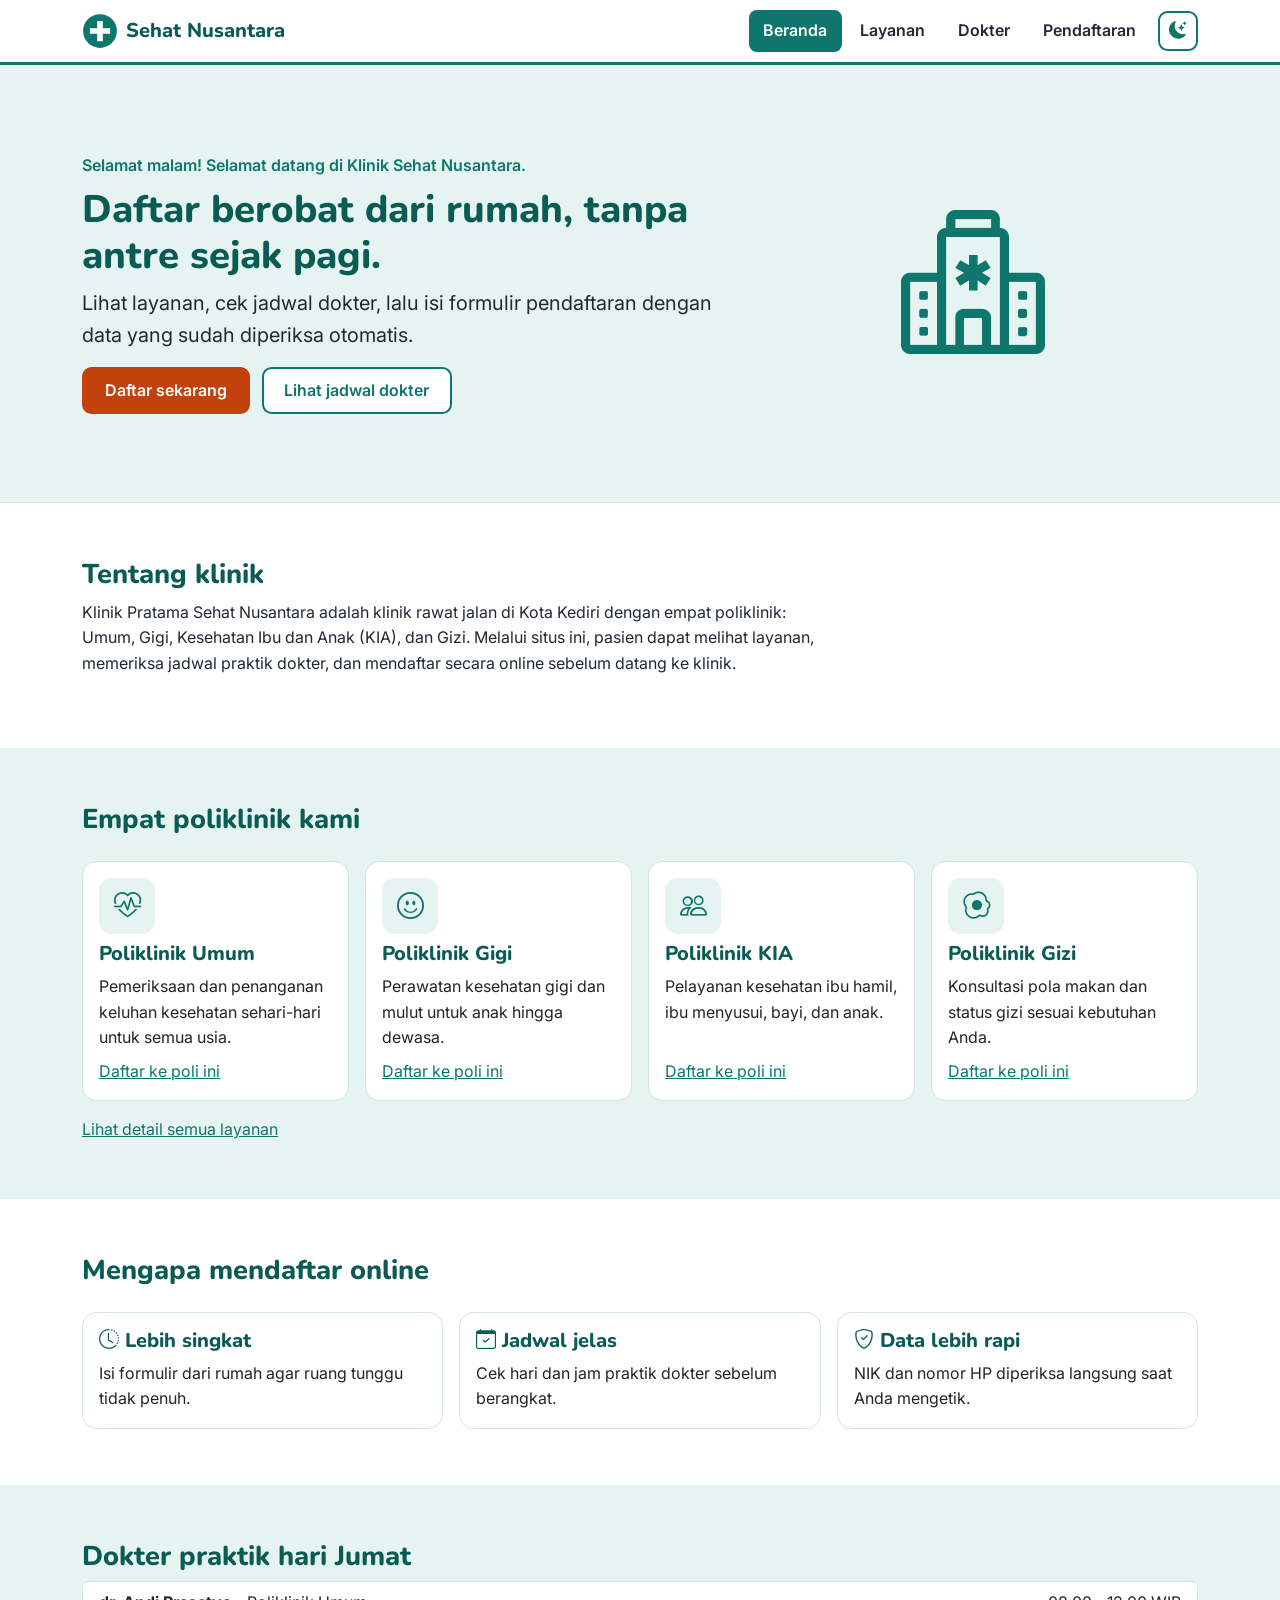
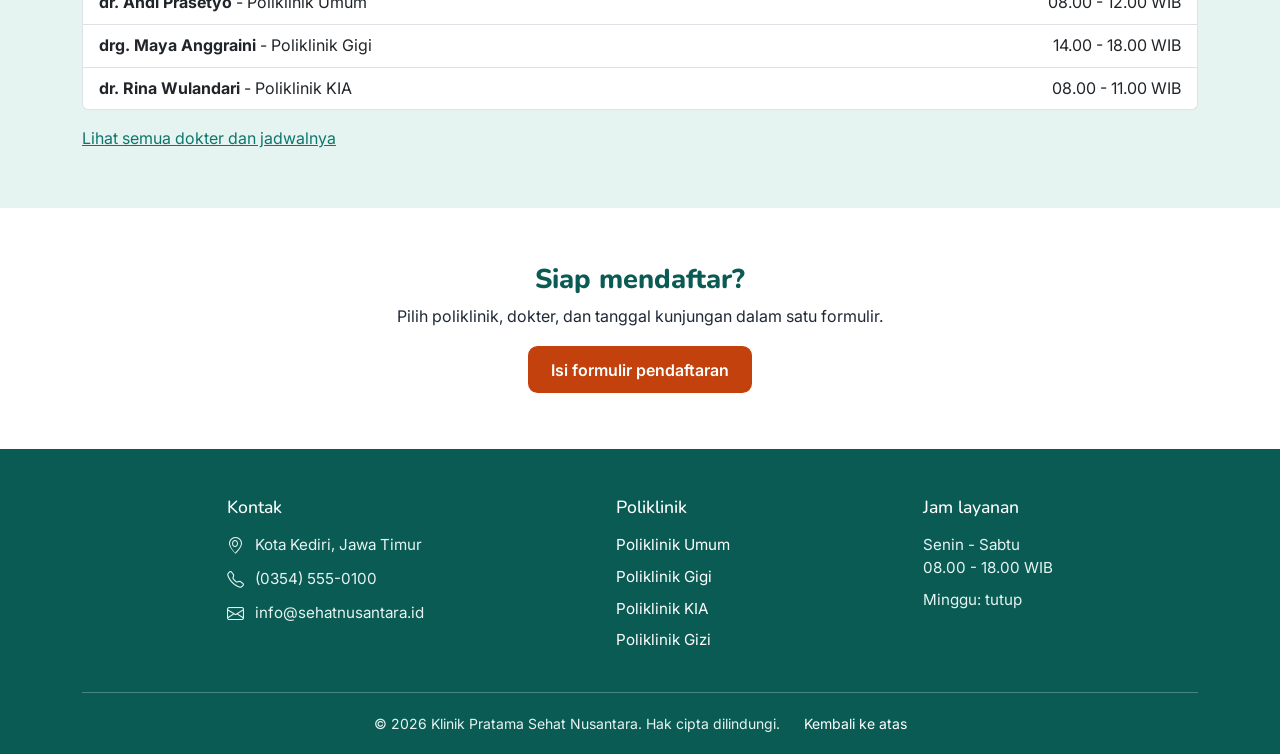
<file: index.html>
<!DOCTYPE html>
<html lang="id">
<head>
  <meta charset="UTF-8">
  <meta name="viewport" content="width=device-width, initial-scale=1">
  <script>/* Pasang tema tersimpan (atau preferensi sistem) sebelum halaman digambar, agar tidak berkedip. */
    try{var t=localStorage.getItem("tema");if(!t&&window.matchMedia("(prefers-color-scheme: dark)").matches)t="dark";if(t==="dark"||t==="light")document.documentElement.setAttribute("data-bs-theme",t)}catch(e){}
  </script>
  <title>Beranda | Klinik Pratama Sehat Nusantara</title>
  <meta name="description" content="Klinik Pratama Sehat Nusantara di Kota Kediri: lihat layanan poliklinik, jadwal dokter, dan daftar berobat secara online tanpa antre sejak pagi.">
  <link rel="icon" href="img/logo.svg" type="image/svg+xml">
  <meta property="og:type" content="website">
  <meta property="og:locale" content="id_ID">
  <meta property="og:title" content="Beranda | Klinik Pratama Sehat Nusantara">
  <meta property="og:description" content="Klinik Pratama Sehat Nusantara di Kota Kediri: lihat layanan poliklinik, jadwal dokter, dan daftar berobat secara online tanpa antre sejak pagi.">
  <!-- Bootstrap 5.3.3 dan Bootstrap Icons 1.11.3 lewat CDN (versi dikunci). Atribut integrity memastikan berkas
       tidak berubah di jalan; browser menolak berkas yang hash-nya tidak cocok. -->
  <link rel="preconnect" href="https://cdn.jsdelivr.net" crossorigin>
  <link rel="preconnect" href="https://fonts.googleapis.com">
  <link rel="preconnect" href="https://fonts.gstatic.com" crossorigin>
  <link href="https://cdn.jsdelivr.net/npm/bootstrap@5.3.3/dist/css/bootstrap.min.css" rel="stylesheet" integrity="sha384-QWTKZyjpPEjISv5WaRU9OFeRpok6YctnYmDr5pNlyT2bRjXh0JMhjY6hW+ALEwIH" crossorigin="anonymous">
  <link href="https://cdn.jsdelivr.net/npm/bootstrap-icons@1.11.3/font/bootstrap-icons.min.css" rel="stylesheet" integrity="sha384-XGjxtQfXaH2tnPFa9x+ruJTuLE3Aa6LhHSWRr1XeTyhezb4abCG4ccI5AkVDxqC+" crossorigin="anonymous">
  <link href="https://fonts.googleapis.com/css2?family=Inter:wght@400;600&family=Nunito:wght@800&display=swap" rel="stylesheet">
  <link rel="stylesheet" href="css/style.css">
</head>
<body>
<a class="visually-hidden-focusable skip-link" href="#konten-utama">Lewati ke konten utama</a>
<header id="header-situs">
  <nav class="navbar navbar-expand-lg" aria-label="Navigasi utama">
    <div class="container">
      <a class="navbar-brand d-flex align-items-center" href="index.html"><img src="img/logo.svg" alt="Logo Klinik Sehat Nusantara">Sehat Nusantara</a>
      <button type="button" class="btn-tema ms-auto ms-lg-2 me-2 me-lg-0 order-lg-last" id="tombolTema" aria-label="Mode gelap" aria-pressed="false" title="Ganti mode terang/gelap"><i class="bi bi-moon-stars-fill" aria-hidden="true"></i></button>
      <button class="navbar-toggler" type="button" data-bs-toggle="collapse" data-bs-target="#menuUtama" aria-controls="menuUtama" aria-expanded="false" aria-label="Buka menu">
        <span class="navbar-toggler-icon"></span>
      </button>
      <div class="collapse navbar-collapse" id="menuUtama">
        <ul class="navbar-nav ms-auto gap-lg-1">
          <li class="nav-item"><a class="nav-link active" aria-current="page" href="index.html">Beranda</a></li>
          <li class="nav-item"><a class="nav-link" href="layanan.html">Layanan</a></li>
          <li class="nav-item"><a class="nav-link" href="dokter.html">Dokter</a></li>
          <li class="nav-item"><a class="nav-link" href="pendaftaran.html">Pendaftaran</a></li>
        </ul>
      </div>
    </div>
  </nav>
</header>
<main id="konten-utama" tabindex="-1">
<section class="hero" aria-labelledby="judul-hero">
  <div class="container"><div class="row align-items-center">
    <div class="col-lg-7">
      <p class="sapaan mb-2" id="sapaan">Selamat datang di Klinik Sehat Nusantara.</p>
      <h1 id="judul-hero">Daftar berobat dari rumah, tanpa antre sejak pagi.</h1>
      <p class="fs-5">Lihat layanan, cek jadwal dokter, lalu isi formulir pendaftaran dengan data yang sudah diperiksa otomatis.</p>
      <div class="baris-tombol">
        <a href="pendaftaran.html" class="btn btn-aksen">Daftar sekarang</a>
        <a href="dokter.html" class="btn btn-garis">Lihat jadwal dokter</a>
      </div>
    </div>
    <div class="col-lg-5 text-center"><i class="bi bi-hospital hero-ikon" aria-hidden="true"></i></div>
  </div></div>
</section>
<section class="bagian" aria-labelledby="judul-tentang">
  <div class="container">
    <h2 id="judul-tentang">Tentang klinik</h2>
    <p class="col-lg-8 px-0">Klinik Pratama Sehat Nusantara adalah klinik rawat jalan di Kota Kediri dengan empat poliklinik: Umum, Gigi, Kesehatan Ibu dan Anak (KIA), dan Gizi. Melalui situs ini, pasien dapat melihat layanan, memeriksa jadwal praktik dokter, dan mendaftar secara online sebelum datang ke klinik.</p>
  </div>
</section>
<section class="bagian bagian-warna" aria-labelledby="judul-poli">
  <div class="container">
    <h2 id="judul-poli" class="mb-4">Empat poliklinik kami</h2>
    <div class="row g-3">
      <div class="col-sm-6 col-lg-3"><article class="card"><div class="card-body d-flex flex-column">
        <div class="ikon-poli mb-2"><i class="bi bi-heart-pulse" aria-hidden="true"></i></div>
        <h3 class="card-title">Poliklinik Umum</h3><p class="card-text mb-2">Pemeriksaan dan penanganan keluhan kesehatan sehari-hari untuk semua usia.</p>
        <a href="pendaftaran.html?poli=UMUM" class="card-link mt-auto align-self-start">Daftar ke poli ini</a>
      </div></article></div>
      <div class="col-sm-6 col-lg-3"><article class="card"><div class="card-body d-flex flex-column">
        <div class="ikon-poli mb-2"><i class="bi bi-emoji-smile" aria-hidden="true"></i></div>
        <h3 class="card-title">Poliklinik Gigi</h3><p class="card-text mb-2">Perawatan kesehatan gigi dan mulut untuk anak hingga dewasa.</p>
        <a href="pendaftaran.html?poli=GIGI" class="card-link mt-auto align-self-start">Daftar ke poli ini</a>
      </div></article></div>
      <div class="col-sm-6 col-lg-3"><article class="card"><div class="card-body d-flex flex-column">
        <div class="ikon-poli mb-2"><i class="bi bi-people" aria-hidden="true"></i></div>
        <h3 class="card-title">Poliklinik KIA</h3><p class="card-text mb-2">Pelayanan kesehatan ibu hamil, ibu menyusui, bayi, dan anak.</p>
        <a href="pendaftaran.html?poli=KIA" class="card-link mt-auto align-self-start">Daftar ke poli ini</a>
      </div></article></div>
      <div class="col-sm-6 col-lg-3"><article class="card"><div class="card-body d-flex flex-column">
        <div class="ikon-poli mb-2"><i class="bi bi-egg-fried" aria-hidden="true"></i></div>
        <h3 class="card-title">Poliklinik Gizi</h3><p class="card-text mb-2">Konsultasi pola makan dan status gizi sesuai kebutuhan Anda.</p>
        <a href="pendaftaran.html?poli=GIZI" class="card-link mt-auto align-self-start">Daftar ke poli ini</a>
      </div></article></div>
    </div>
    <p class="mt-3 mb-0"><a href="layanan.html">Lihat detail semua layanan</a></p>
  </div>
</section>
<section class="bagian" aria-labelledby="judul-unggul">
  <div class="container">
    <h2 id="judul-unggul" class="mb-4">Mengapa mendaftar online</h2>
    <div class="row g-3">
      <div class="col-md-4"><div class="card"><div class="card-body"><h3 class="card-title"><i class="bi bi-clock-history" aria-hidden="true"></i> Lebih singkat</h3><p class="card-text">Isi formulir dari rumah agar ruang tunggu tidak penuh.</p></div></div></div>
      <div class="col-md-4"><div class="card"><div class="card-body"><h3 class="card-title"><i class="bi bi-calendar-check" aria-hidden="true"></i> Jadwal jelas</h3><p class="card-text">Cek hari dan jam praktik dokter sebelum berangkat.</p></div></div></div>
      <div class="col-md-4"><div class="card"><div class="card-body"><h3 class="card-title"><i class="bi bi-shield-check" aria-hidden="true"></i> Data lebih rapi</h3><p class="card-text">NIK dan nomor HP diperiksa langsung saat Anda mengetik.</p></div></div></div>
    </div>
  </div>
</section>
<section class="bagian bagian-warna" aria-labelledby="judul-hariini">
  <div class="container">
    <h2 id="judul-hariini">Dokter praktik hari <span id="labelHari"></span></h2>
    <ul class="list-group mb-3" id="dokterHariIni"></ul>
    <a href="dokter.html">Lihat semua dokter dan jadwalnya</a>
  </div>
</section>
<section class="bagian text-center" aria-labelledby="judul-cta">
  <div class="container">
    <h2 id="judul-cta">Siap mendaftar?</h2>
    <p>Pilih poliklinik, dokter, dan tanggal kunjungan dalam satu formulir.</p>
    <a href="pendaftaran.html" class="btn btn-aksen">Isi formulir pendaftaran</a>
  </div>
</section>
</main>
<footer id="footer-situs">
  <div class="container">
    <div class="row g-4 g-lg-5 justify-content-md-evenly">
      <div class="col-12 col-md-auto">
        <h2 class="h5">Kontak</h2>
        <address class="mb-0">
          <ul class="list-unstyled mb-0 daftar-footer kontak-footer">
            <li><i class="bi bi-geo-alt" aria-hidden="true"></i><span>Kota Kediri, Jawa Timur</span></li>
            <li><i class="bi bi-telephone" aria-hidden="true"></i><span>(0354) 555-0100</span></li>
            <li><i class="bi bi-envelope" aria-hidden="true"></i><span>info@sehatnusantara.id</span></li>
          </ul>
        </address>
      </div>
      <nav class="col-6 col-md-auto" aria-label="Poliklinik">
        <h2 class="h5">Poliklinik</h2>
        <ul class="list-unstyled mb-0 daftar-footer">
          <li><a href="layanan.html#poli-umum">Poliklinik Umum</a></li>
          <li><a href="layanan.html#poli-gigi">Poliklinik Gigi</a></li>
          <li><a href="layanan.html#poli-kia">Poliklinik KIA</a></li>
          <li><a href="layanan.html#poli-gizi">Poliklinik Gizi</a></li>
        </ul>
      </nav>
      <div class="col-6 col-md-auto">
        <h2 class="h5">Jam layanan</h2>
        <ul class="list-unstyled mb-0 daftar-footer">
          <li>Senin - Sabtu<br>08.00 - 18.00 WIB</li>
          <li>Minggu: tutup</li>
        </ul>
      </div>
    </div>
    <div class="hak-cipta d-flex flex-wrap align-items-center justify-content-center text-center column-gap-4 row-gap-1">
      <p class="mb-0">&copy; 2026 Klinik Pratama Sehat Nusantara. Hak cipta dilindungi.</p>
      <a href="#header-situs">Kembali ke atas</a>
    </div>
  </div>
</footer>
<script src="https://cdn.jsdelivr.net/npm/bootstrap@5.3.3/dist/js/bootstrap.bundle.min.js" integrity="sha384-YvpcrYf0tY3lHB60NNkmXc5s9fDVZLESaAA55NDzOxhy9GkcIdslK1eN7N6jIeHz" crossorigin="anonymous"></script>
<script src="js/script.js"></script>
</body>
</html>
</file>
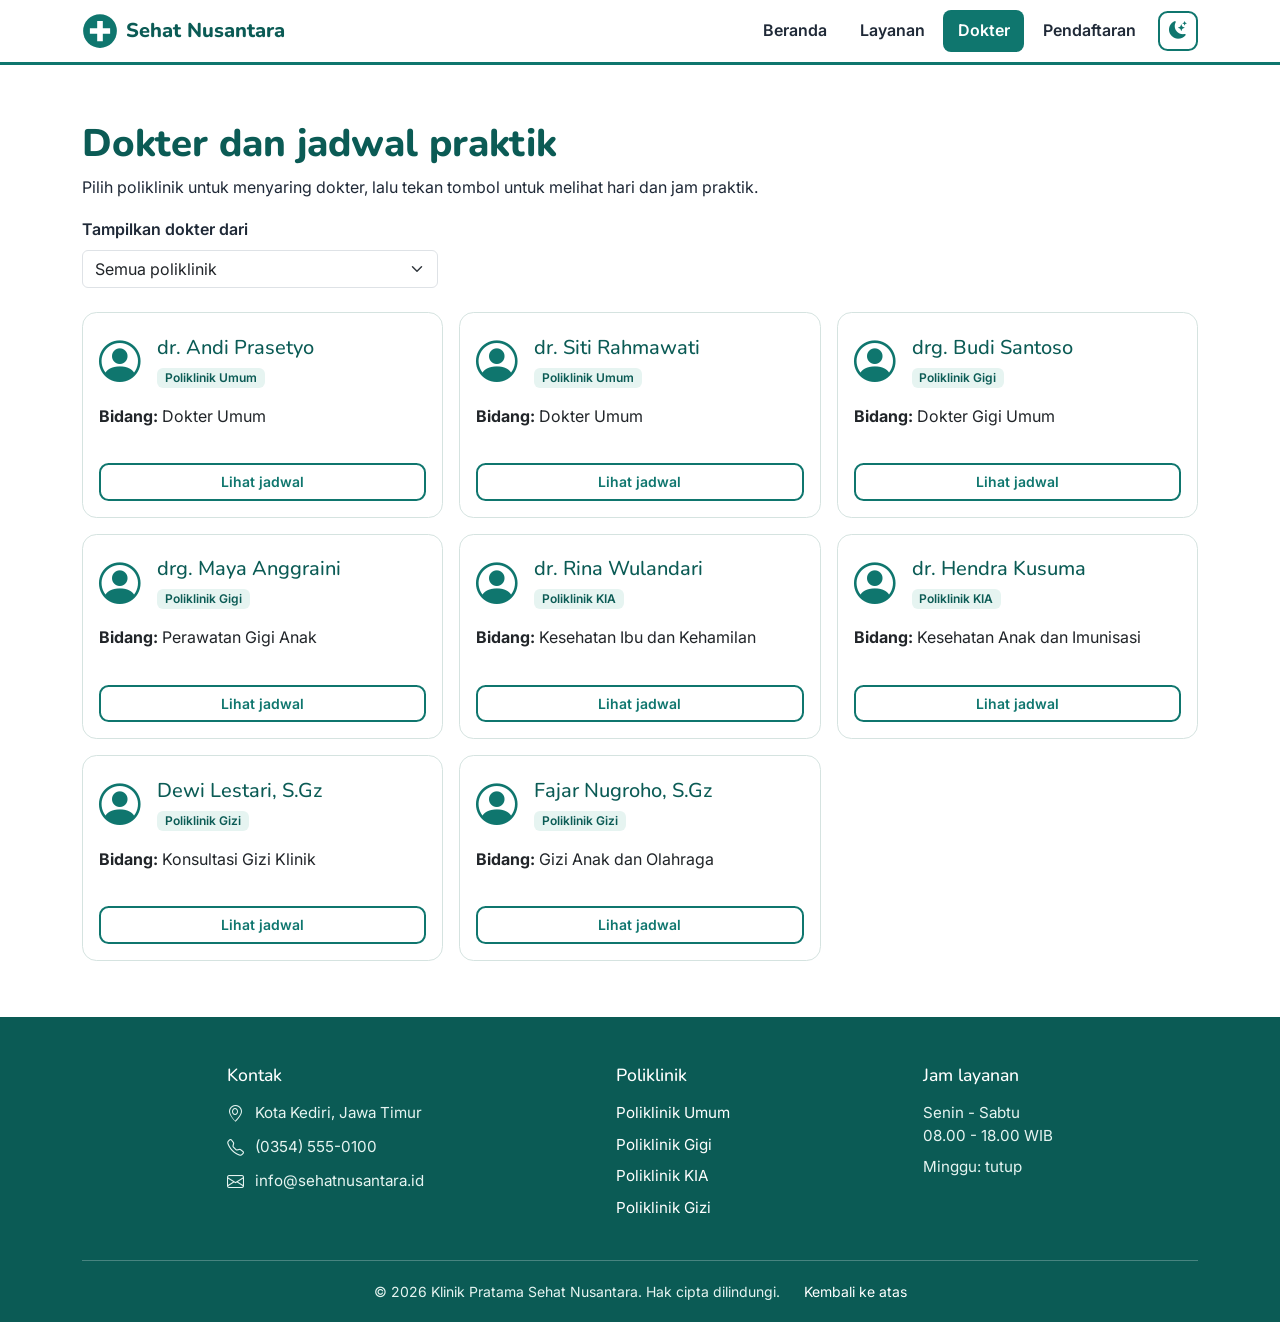
<file: dokter.html>
<!DOCTYPE html>
<html lang="id">
<head>
  <meta charset="UTF-8">
  <meta name="viewport" content="width=device-width, initial-scale=1">
  <script>/* Pasang tema tersimpan (atau preferensi sistem) sebelum halaman digambar, agar tidak berkedip. */
    try{var t=localStorage.getItem("tema");if(!t&&window.matchMedia("(prefers-color-scheme: dark)").matches)t="dark";if(t==="dark"||t==="light")document.documentElement.setAttribute("data-bs-theme",t)}catch(e){}
  </script>
  <title>Dokter | Klinik Pratama Sehat Nusantara</title>
  <meta name="description" content="Jadwal praktik dokter Klinik Pratama Sehat Nusantara, dapat disaring berdasarkan poliklinik.">
  <link rel="icon" href="img/logo.svg" type="image/svg+xml">
  <meta property="og:type" content="website">
  <meta property="og:locale" content="id_ID">
  <meta property="og:title" content="Dokter | Klinik Pratama Sehat Nusantara">
  <meta property="og:description" content="Jadwal praktik dokter Klinik Pratama Sehat Nusantara, dapat disaring berdasarkan poliklinik.">
  <!-- Bootstrap 5.3.3 dan Bootstrap Icons 1.11.3 lewat CDN (versi dikunci). Atribut integrity memastikan berkas
       tidak berubah di jalan; browser menolak berkas yang hash-nya tidak cocok. -->
  <link rel="preconnect" href="https://cdn.jsdelivr.net" crossorigin>
  <link rel="preconnect" href="https://fonts.googleapis.com">
  <link rel="preconnect" href="https://fonts.gstatic.com" crossorigin>
  <link href="https://cdn.jsdelivr.net/npm/bootstrap@5.3.3/dist/css/bootstrap.min.css" rel="stylesheet" integrity="sha384-QWTKZyjpPEjISv5WaRU9OFeRpok6YctnYmDr5pNlyT2bRjXh0JMhjY6hW+ALEwIH" crossorigin="anonymous">
  <link href="https://cdn.jsdelivr.net/npm/bootstrap-icons@1.11.3/font/bootstrap-icons.min.css" rel="stylesheet" integrity="sha384-XGjxtQfXaH2tnPFa9x+ruJTuLE3Aa6LhHSWRr1XeTyhezb4abCG4ccI5AkVDxqC+" crossorigin="anonymous">
  <link href="https://fonts.googleapis.com/css2?family=Inter:wght@400;600&family=Nunito:wght@800&display=swap" rel="stylesheet">
  <link rel="stylesheet" href="css/style.css">
</head>
<body>
<a class="visually-hidden-focusable skip-link" href="#konten-utama">Lewati ke konten utama</a>
<header id="header-situs">
  <nav class="navbar navbar-expand-lg" aria-label="Navigasi utama">
    <div class="container">
      <a class="navbar-brand d-flex align-items-center" href="index.html"><img src="img/logo.svg" alt="Logo Klinik Sehat Nusantara">Sehat Nusantara</a>
      <button type="button" class="btn-tema ms-auto ms-lg-2 me-2 me-lg-0 order-lg-last" id="tombolTema" aria-label="Mode gelap" aria-pressed="false" title="Ganti mode terang/gelap"><i class="bi bi-moon-stars-fill" aria-hidden="true"></i></button>
      <button class="navbar-toggler" type="button" data-bs-toggle="collapse" data-bs-target="#menuUtama" aria-controls="menuUtama" aria-expanded="false" aria-label="Buka menu">
        <span class="navbar-toggler-icon"></span>
      </button>
      <div class="collapse navbar-collapse" id="menuUtama">
        <ul class="navbar-nav ms-auto gap-lg-1">
          <li class="nav-item"><a class="nav-link" href="index.html">Beranda</a></li>
          <li class="nav-item"><a class="nav-link" href="layanan.html">Layanan</a></li>
          <li class="nav-item"><a class="nav-link active" aria-current="page" href="dokter.html">Dokter</a></li>
          <li class="nav-item"><a class="nav-link" href="pendaftaran.html">Pendaftaran</a></li>
        </ul>
      </div>
    </div>
  </nav>
</header>
<main id="konten-utama" tabindex="-1">
<section class="bagian"><div class="container">
  <h1>Dokter dan jadwal praktik</h1>
  <p class="col-lg-8 px-0">Pilih poliklinik untuk menyaring dokter, lalu tekan tombol untuk melihat hari dan jam praktik.</p>
  <div class="row mb-4"><div class="col-md-5 col-lg-4">
    <label for="filterPoli" class="form-label">Tampilkan dokter dari</label>
    <select id="filterPoli" class="form-select"></select>
  </div></div>
  <div class="row g-3" id="daftarDokter" aria-live="polite"></div>
</div></section>
</main>
<footer id="footer-situs">
  <div class="container">
    <div class="row g-4 g-lg-5 justify-content-md-evenly">
      <div class="col-12 col-md-auto">
        <h2 class="h5">Kontak</h2>
        <address class="mb-0">
          <ul class="list-unstyled mb-0 daftar-footer kontak-footer">
            <li><i class="bi bi-geo-alt" aria-hidden="true"></i><span>Kota Kediri, Jawa Timur</span></li>
            <li><i class="bi bi-telephone" aria-hidden="true"></i><span>(0354) 555-0100</span></li>
            <li><i class="bi bi-envelope" aria-hidden="true"></i><span>info@sehatnusantara.id</span></li>
          </ul>
        </address>
      </div>
      <nav class="col-6 col-md-auto" aria-label="Poliklinik">
        <h2 class="h5">Poliklinik</h2>
        <ul class="list-unstyled mb-0 daftar-footer">
          <li><a href="layanan.html#poli-umum">Poliklinik Umum</a></li>
          <li><a href="layanan.html#poli-gigi">Poliklinik Gigi</a></li>
          <li><a href="layanan.html#poli-kia">Poliklinik KIA</a></li>
          <li><a href="layanan.html#poli-gizi">Poliklinik Gizi</a></li>
        </ul>
      </nav>
      <div class="col-6 col-md-auto">
        <h2 class="h5">Jam layanan</h2>
        <ul class="list-unstyled mb-0 daftar-footer">
          <li>Senin - Sabtu<br>08.00 - 18.00 WIB</li>
          <li>Minggu: tutup</li>
        </ul>
      </div>
    </div>
    <div class="hak-cipta d-flex flex-wrap align-items-center justify-content-center text-center column-gap-4 row-gap-1">
      <p class="mb-0">&copy; 2026 Klinik Pratama Sehat Nusantara. Hak cipta dilindungi.</p>
      <a href="#header-situs">Kembali ke atas</a>
    </div>
  </div>
</footer>
<script src="https://cdn.jsdelivr.net/npm/bootstrap@5.3.3/dist/js/bootstrap.bundle.min.js" integrity="sha384-YvpcrYf0tY3lHB60NNkmXc5s9fDVZLESaAA55NDzOxhy9GkcIdslK1eN7N6jIeHz" crossorigin="anonymous"></script>
<script src="js/script.js"></script>
</body>
</html>
</file>
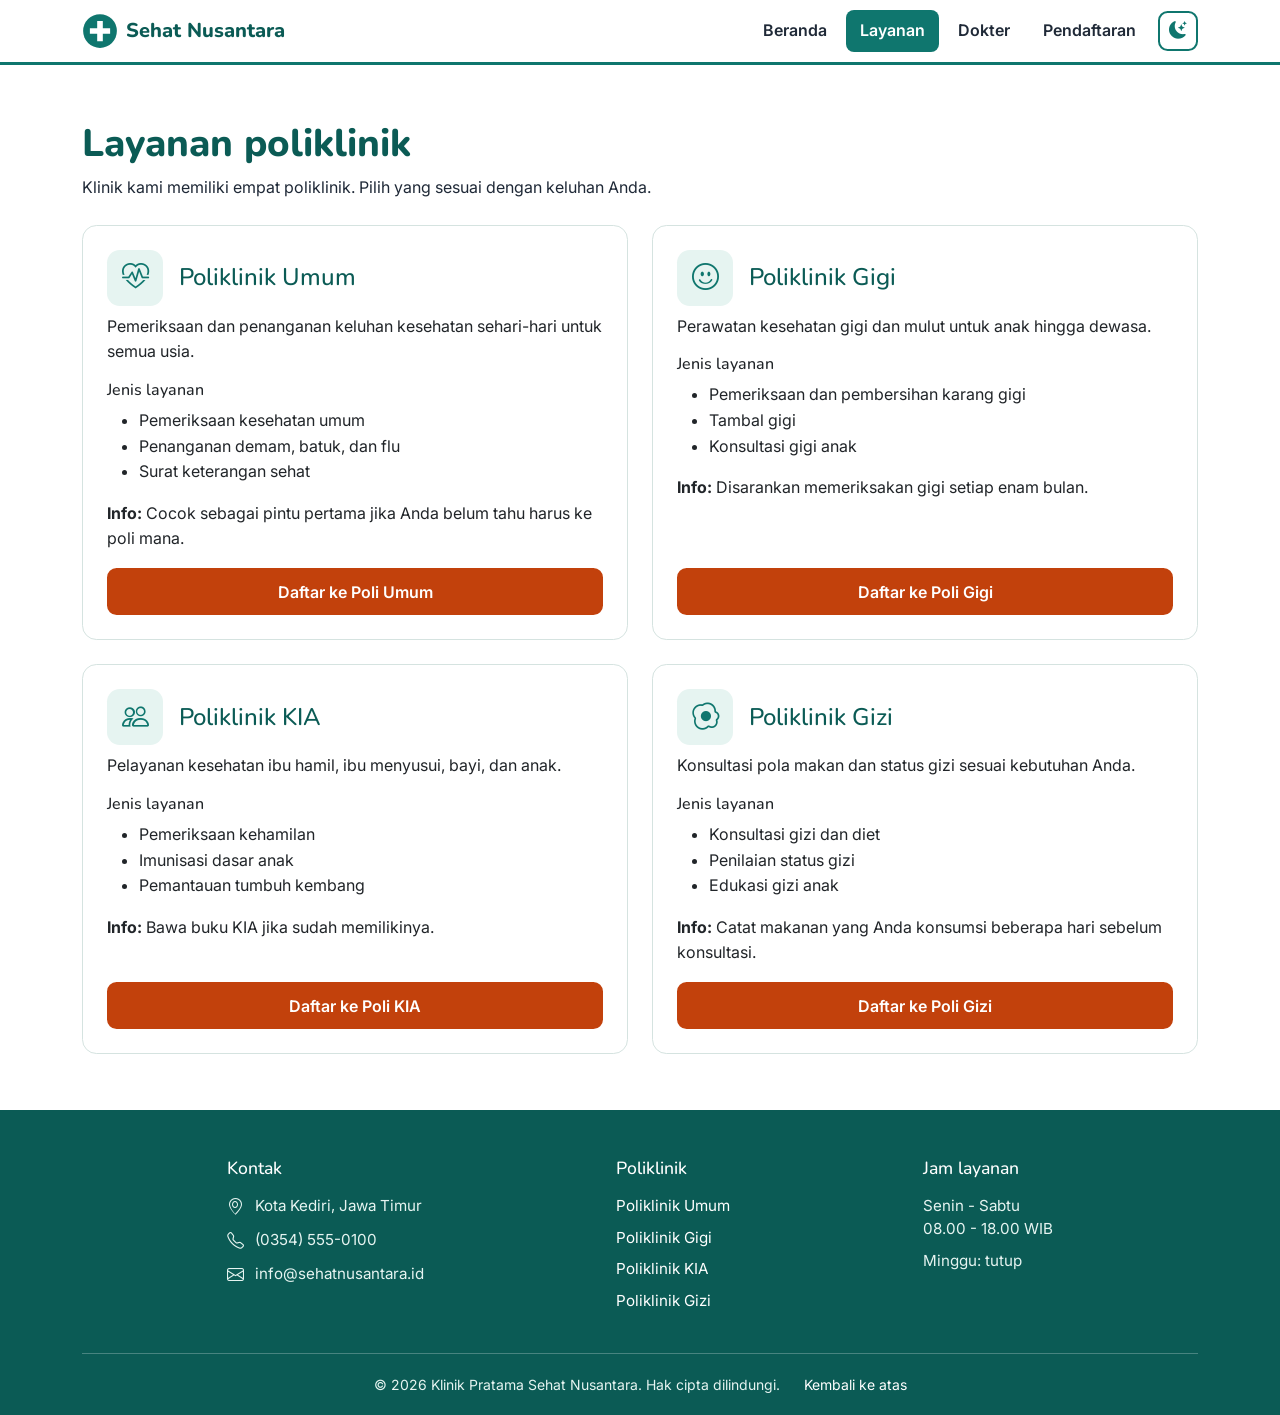
<file: layanan.html>
<!DOCTYPE html>
<html lang="id">
<head>
  <meta charset="UTF-8">
  <meta name="viewport" content="width=device-width, initial-scale=1">
  <script>/* Pasang tema tersimpan (atau preferensi sistem) sebelum halaman digambar, agar tidak berkedip. */
    try{var t=localStorage.getItem("tema");if(!t&&window.matchMedia("(prefers-color-scheme: dark)").matches)t="dark";if(t==="dark"||t==="light")document.documentElement.setAttribute("data-bs-theme",t)}catch(e){}
  </script>
  <title>Layanan | Klinik Pratama Sehat Nusantara</title>
  <meta name="description" content="Layanan empat poliklinik Klinik Pratama Sehat Nusantara: Umum, Gigi, Kesehatan Ibu dan Anak (KIA), dan Gizi.">
  <link rel="icon" href="img/logo.svg" type="image/svg+xml">
  <meta property="og:type" content="website">
  <meta property="og:locale" content="id_ID">
  <meta property="og:title" content="Layanan | Klinik Pratama Sehat Nusantara">
  <meta property="og:description" content="Layanan empat poliklinik Klinik Pratama Sehat Nusantara: Umum, Gigi, Kesehatan Ibu dan Anak (KIA), dan Gizi.">
  <!-- Bootstrap 5.3.3 dan Bootstrap Icons 1.11.3 lewat CDN (versi dikunci). Atribut integrity memastikan berkas
       tidak berubah di jalan; browser menolak berkas yang hash-nya tidak cocok. -->
  <link rel="preconnect" href="https://cdn.jsdelivr.net" crossorigin>
  <link rel="preconnect" href="https://fonts.googleapis.com">
  <link rel="preconnect" href="https://fonts.gstatic.com" crossorigin>
  <link href="https://cdn.jsdelivr.net/npm/bootstrap@5.3.3/dist/css/bootstrap.min.css" rel="stylesheet" integrity="sha384-QWTKZyjpPEjISv5WaRU9OFeRpok6YctnYmDr5pNlyT2bRjXh0JMhjY6hW+ALEwIH" crossorigin="anonymous">
  <link href="https://cdn.jsdelivr.net/npm/bootstrap-icons@1.11.3/font/bootstrap-icons.min.css" rel="stylesheet" integrity="sha384-XGjxtQfXaH2tnPFa9x+ruJTuLE3Aa6LhHSWRr1XeTyhezb4abCG4ccI5AkVDxqC+" crossorigin="anonymous">
  <link href="https://fonts.googleapis.com/css2?family=Inter:wght@400;600&family=Nunito:wght@800&display=swap" rel="stylesheet">
  <link rel="stylesheet" href="css/style.css">
</head>
<body>
<a class="visually-hidden-focusable skip-link" href="#konten-utama">Lewati ke konten utama</a>
<header id="header-situs">
  <nav class="navbar navbar-expand-lg" aria-label="Navigasi utama">
    <div class="container">
      <a class="navbar-brand d-flex align-items-center" href="index.html"><img src="img/logo.svg" alt="Logo Klinik Sehat Nusantara">Sehat Nusantara</a>
      <button type="button" class="btn-tema ms-auto ms-lg-2 me-2 me-lg-0 order-lg-last" id="tombolTema" aria-label="Mode gelap" aria-pressed="false" title="Ganti mode terang/gelap"><i class="bi bi-moon-stars-fill" aria-hidden="true"></i></button>
      <button class="navbar-toggler" type="button" data-bs-toggle="collapse" data-bs-target="#menuUtama" aria-controls="menuUtama" aria-expanded="false" aria-label="Buka menu">
        <span class="navbar-toggler-icon"></span>
      </button>
      <div class="collapse navbar-collapse" id="menuUtama">
        <ul class="navbar-nav ms-auto gap-lg-1">
          <li class="nav-item"><a class="nav-link" href="index.html">Beranda</a></li>
          <li class="nav-item"><a class="nav-link active" aria-current="page" href="layanan.html">Layanan</a></li>
          <li class="nav-item"><a class="nav-link" href="dokter.html">Dokter</a></li>
          <li class="nav-item"><a class="nav-link" href="pendaftaran.html">Pendaftaran</a></li>
        </ul>
      </div>
    </div>
  </nav>
</header>
<main id="konten-utama" tabindex="-1">
<section class="bagian"><div class="container">
  <h1>Layanan poliklinik</h1>
  <p class="mb-4 col-lg-8 px-0">Klinik kami memiliki empat poliklinik. Pilih yang sesuai dengan keluhan Anda.</p>
  <div class="row g-4">
    <div class="col-md-6"><article class="card" id="poli-umum"><div class="card-body d-flex flex-column p-4">
      <div class="d-flex align-items-center gap-3 mb-2"><div class="ikon-poli"><i class="bi bi-heart-pulse" aria-hidden="true"></i></div><h2 class="card-title h4 mb-0">Poliklinik Umum</h2></div>
      <p class="card-text">Pemeriksaan dan penanganan keluhan kesehatan sehari-hari untuk semua usia.</p>
      <h3 class="h6">Jenis layanan</h3><ul><li>Pemeriksaan kesehatan umum</li><li>Penanganan demam, batuk, dan flu</li><li>Surat keterangan sehat</li></ul>
      <p class="card-text mb-3"><strong>Info:</strong> Cocok sebagai pintu pertama jika Anda belum tahu harus ke poli mana.</p>
      <a href="pendaftaran.html?poli=UMUM" class="btn btn-aksen mt-auto">Daftar ke Poli Umum</a>
    </div></article></div>
    <div class="col-md-6"><article class="card" id="poli-gigi"><div class="card-body d-flex flex-column p-4">
      <div class="d-flex align-items-center gap-3 mb-2"><div class="ikon-poli"><i class="bi bi-emoji-smile" aria-hidden="true"></i></div><h2 class="card-title h4 mb-0">Poliklinik Gigi</h2></div>
      <p class="card-text">Perawatan kesehatan gigi dan mulut untuk anak hingga dewasa.</p>
      <h3 class="h6">Jenis layanan</h3><ul><li>Pemeriksaan dan pembersihan karang gigi</li><li>Tambal gigi</li><li>Konsultasi gigi anak</li></ul>
      <p class="card-text mb-3"><strong>Info:</strong> Disarankan memeriksakan gigi setiap enam bulan.</p>
      <a href="pendaftaran.html?poli=GIGI" class="btn btn-aksen mt-auto">Daftar ke Poli Gigi</a>
    </div></article></div>
    <div class="col-md-6"><article class="card" id="poli-kia"><div class="card-body d-flex flex-column p-4">
      <div class="d-flex align-items-center gap-3 mb-2"><div class="ikon-poli"><i class="bi bi-people" aria-hidden="true"></i></div><h2 class="card-title h4 mb-0">Poliklinik KIA</h2></div>
      <p class="card-text">Pelayanan kesehatan ibu hamil, ibu menyusui, bayi, dan anak.</p>
      <h3 class="h6">Jenis layanan</h3><ul><li>Pemeriksaan kehamilan</li><li>Imunisasi dasar anak</li><li>Pemantauan tumbuh kembang</li></ul>
      <p class="card-text mb-3"><strong>Info:</strong> Bawa buku KIA jika sudah memilikinya.</p>
      <a href="pendaftaran.html?poli=KIA" class="btn btn-aksen mt-auto">Daftar ke Poli KIA</a>
    </div></article></div>
    <div class="col-md-6"><article class="card" id="poli-gizi"><div class="card-body d-flex flex-column p-4">
      <div class="d-flex align-items-center gap-3 mb-2"><div class="ikon-poli"><i class="bi bi-egg-fried" aria-hidden="true"></i></div><h2 class="card-title h4 mb-0">Poliklinik Gizi</h2></div>
      <p class="card-text">Konsultasi pola makan dan status gizi sesuai kebutuhan Anda.</p>
      <h3 class="h6">Jenis layanan</h3><ul><li>Konsultasi gizi dan diet</li><li>Penilaian status gizi</li><li>Edukasi gizi anak</li></ul>
      <p class="card-text mb-3"><strong>Info:</strong> Catat makanan yang Anda konsumsi beberapa hari sebelum konsultasi.</p>
      <a href="pendaftaran.html?poli=GIZI" class="btn btn-aksen mt-auto">Daftar ke Poli Gizi</a>
    </div></article></div>
  </div>
</div></section>
</main>
<footer id="footer-situs">
  <div class="container">
    <div class="row g-4 g-lg-5 justify-content-md-evenly">
      <div class="col-12 col-md-auto">
        <h2 class="h5">Kontak</h2>
        <address class="mb-0">
          <ul class="list-unstyled mb-0 daftar-footer kontak-footer">
            <li><i class="bi bi-geo-alt" aria-hidden="true"></i><span>Kota Kediri, Jawa Timur</span></li>
            <li><i class="bi bi-telephone" aria-hidden="true"></i><span>(0354) 555-0100</span></li>
            <li><i class="bi bi-envelope" aria-hidden="true"></i><span>info@sehatnusantara.id</span></li>
          </ul>
        </address>
      </div>
      <nav class="col-6 col-md-auto" aria-label="Poliklinik">
        <h2 class="h5">Poliklinik</h2>
        <ul class="list-unstyled mb-0 daftar-footer">
          <li><a href="layanan.html#poli-umum">Poliklinik Umum</a></li>
          <li><a href="layanan.html#poli-gigi">Poliklinik Gigi</a></li>
          <li><a href="layanan.html#poli-kia">Poliklinik KIA</a></li>
          <li><a href="layanan.html#poli-gizi">Poliklinik Gizi</a></li>
        </ul>
      </nav>
      <div class="col-6 col-md-auto">
        <h2 class="h5">Jam layanan</h2>
        <ul class="list-unstyled mb-0 daftar-footer">
          <li>Senin - Sabtu<br>08.00 - 18.00 WIB</li>
          <li>Minggu: tutup</li>
        </ul>
      </div>
    </div>
    <div class="hak-cipta d-flex flex-wrap align-items-center justify-content-center text-center column-gap-4 row-gap-1">
      <p class="mb-0">&copy; 2026 Klinik Pratama Sehat Nusantara. Hak cipta dilindungi.</p>
      <a href="#header-situs">Kembali ke atas</a>
    </div>
  </div>
</footer>
<script src="https://cdn.jsdelivr.net/npm/bootstrap@5.3.3/dist/js/bootstrap.bundle.min.js" integrity="sha384-YvpcrYf0tY3lHB60NNkmXc5s9fDVZLESaAA55NDzOxhy9GkcIdslK1eN7N6jIeHz" crossorigin="anonymous"></script>
<script src="js/script.js"></script>
</body>
</html>
</file>
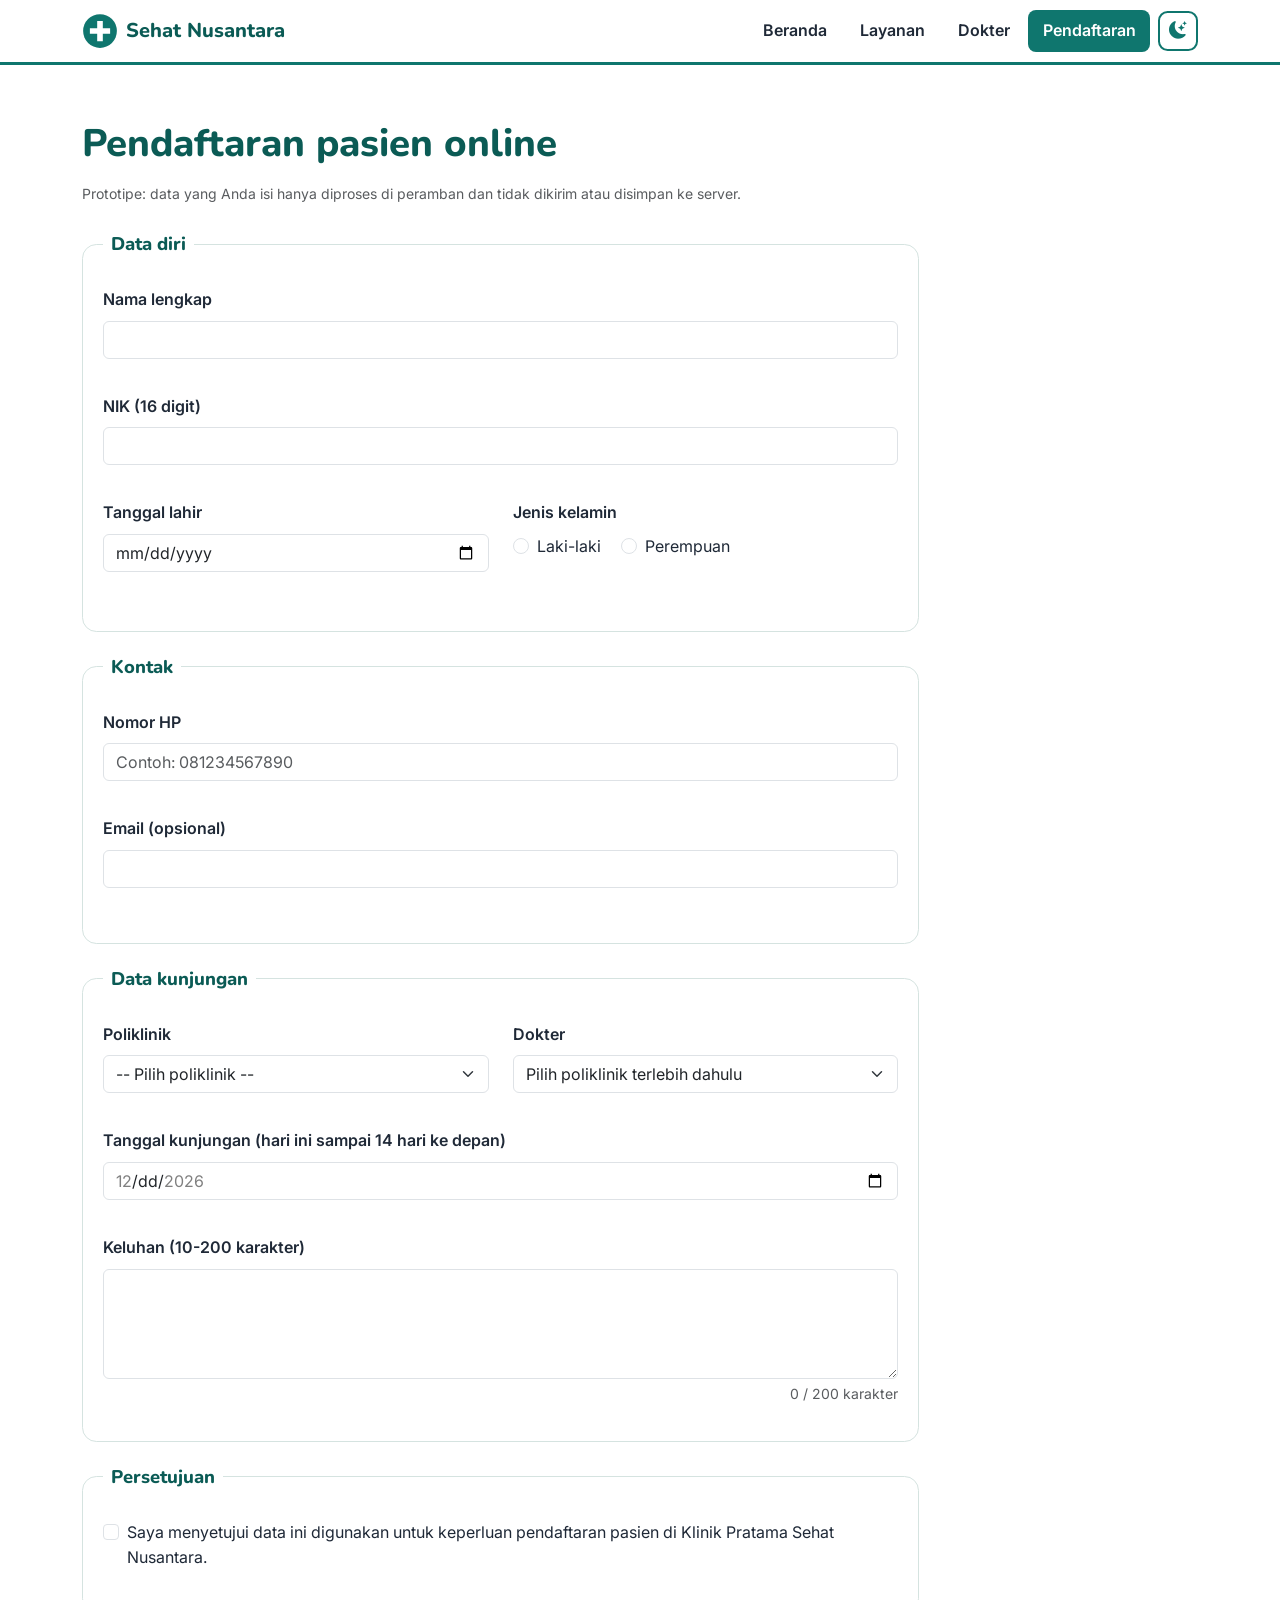
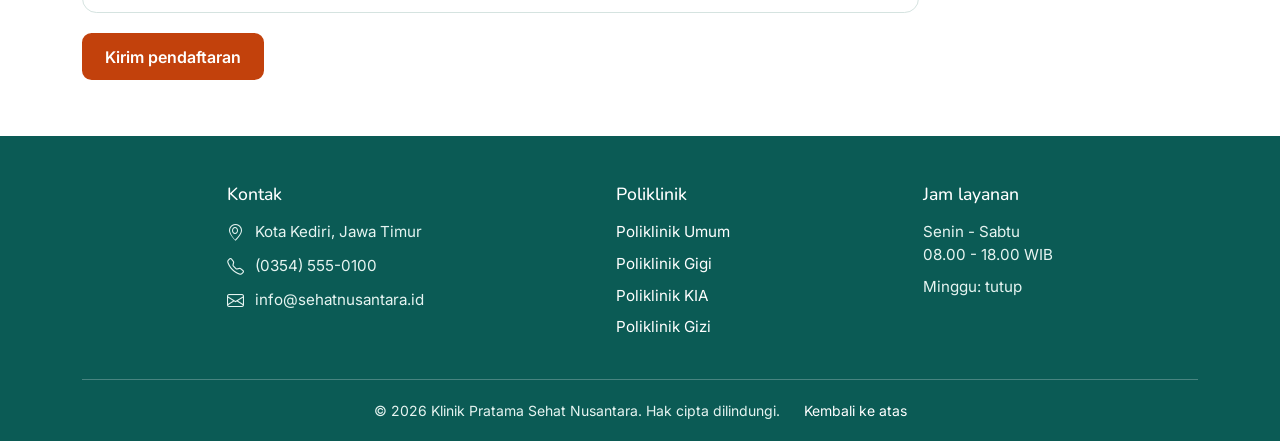
<file: pendaftaran.html>
<!DOCTYPE html>
<html lang="id">
<head>
  <meta charset="UTF-8">
  <meta name="viewport" content="width=device-width, initial-scale=1">
  <script>/* Pasang tema tersimpan (atau preferensi sistem) sebelum halaman digambar, agar tidak berkedip. */
    try{var t=localStorage.getItem("tema");if(!t&&window.matchMedia("(prefers-color-scheme: dark)").matches)t="dark";if(t==="dark"||t==="light")document.documentElement.setAttribute("data-bs-theme",t)}catch(e){}
  </script>
  <title>Pendaftaran | Klinik Pratama Sehat Nusantara</title>
  <meta name="description" content="Formulir pendaftaran pasien online Klinik Pratama Sehat Nusantara dengan validasi data dan nomor antrean.">
  <link rel="icon" href="img/logo.svg" type="image/svg+xml">
  <meta property="og:type" content="website">
  <meta property="og:locale" content="id_ID">
  <meta property="og:title" content="Pendaftaran | Klinik Pratama Sehat Nusantara">
  <meta property="og:description" content="Formulir pendaftaran pasien online Klinik Pratama Sehat Nusantara dengan validasi data dan nomor antrean.">
  <!-- Bootstrap 5.3.3 dan Bootstrap Icons 1.11.3 lewat CDN (versi dikunci). Atribut integrity memastikan berkas
       tidak berubah di jalan; browser menolak berkas yang hash-nya tidak cocok. -->
  <link rel="preconnect" href="https://cdn.jsdelivr.net" crossorigin>
  <link rel="preconnect" href="https://fonts.googleapis.com">
  <link rel="preconnect" href="https://fonts.gstatic.com" crossorigin>
  <link href="https://cdn.jsdelivr.net/npm/bootstrap@5.3.3/dist/css/bootstrap.min.css" rel="stylesheet" integrity="sha384-QWTKZyjpPEjISv5WaRU9OFeRpok6YctnYmDr5pNlyT2bRjXh0JMhjY6hW+ALEwIH" crossorigin="anonymous">
  <link href="https://cdn.jsdelivr.net/npm/bootstrap-icons@1.11.3/font/bootstrap-icons.min.css" rel="stylesheet" integrity="sha384-XGjxtQfXaH2tnPFa9x+ruJTuLE3Aa6LhHSWRr1XeTyhezb4abCG4ccI5AkVDxqC+" crossorigin="anonymous">
  <link href="https://fonts.googleapis.com/css2?family=Inter:wght@400;600&family=Nunito:wght@800&display=swap" rel="stylesheet">
  <link rel="stylesheet" href="css/style.css">
</head>
<body>
<a class="visually-hidden-focusable skip-link" href="#konten-utama">Lewati ke konten utama</a>
<header id="header-situs">
  <nav class="navbar navbar-expand-lg" aria-label="Navigasi utama">
    <div class="container">
      <a class="navbar-brand d-flex align-items-center" href="index.html"><img src="img/logo.svg" alt="Logo Klinik Sehat Nusantara">Sehat Nusantara</a>
      <button type="button" class="btn-tema ms-auto ms-lg-2 me-2 me-lg-0 order-lg-last" id="tombolTema" aria-label="Mode gelap" aria-pressed="false" title="Ganti mode terang/gelap"><i class="bi bi-moon-stars-fill" aria-hidden="true"></i></button>
      <button class="navbar-toggler" type="button" data-bs-toggle="collapse" data-bs-target="#menuUtama" aria-controls="menuUtama" aria-expanded="false" aria-label="Buka menu">
        <span class="navbar-toggler-icon"></span>
      </button>
      <div class="collapse navbar-collapse" id="menuUtama">
        <ul class="navbar-nav ms-auto gap-lg-1">
          <li class="nav-item"><a class="nav-link" href="index.html">Beranda</a></li>
          <li class="nav-item"><a class="nav-link" href="layanan.html">Layanan</a></li>
          <li class="nav-item"><a class="nav-link" href="dokter.html">Dokter</a></li>
          <li class="nav-item"><a class="nav-link active" aria-current="page" href="pendaftaran.html">Pendaftaran</a></li>
        </ul>
      </div>
    </div>
  </nav>
</header>
<main id="konten-utama" tabindex="-1">
<section class="bagian"><div class="container">
  <h1 class="mb-3">Pendaftaran pasien online</h1>
  <p class="form-text col-lg-9 px-0 mb-4">Prototipe: data yang Anda isi hanya diproses di peramban dan tidak dikirim atau disimpan ke server.</p>
  <form id="formPendaftaran" class="col-lg-9 px-0" novalidate>
    <fieldset class="formulir-kelompok"><legend>Data diri</legend>
      <div class="mb-3"><label for="nama" class="form-label">Nama lengkap</label>
        <input type="text" id="nama" class="form-control" autocomplete="name"><div class="pesan-error" id="err-nama" role="alert"></div></div>
      <div class="mb-3"><label for="nik" class="form-label">NIK (16 digit)</label>
        <input type="text" id="nik" class="form-control" inputmode="numeric" maxlength="16"><div class="pesan-error" id="err-nik" role="alert"></div></div>
      <div class="row">
        <div class="col-md-6 mb-3"><label for="tglLahir" class="form-label">Tanggal lahir</label>
          <input type="date" id="tglLahir" class="form-control"><div class="form-text" id="usia"></div><div class="pesan-error" id="err-tglLahir" role="alert"></div></div>
        <div class="col-md-6 mb-3"><span class="form-label d-block">Jenis kelamin</span>
          <div class="form-check form-check-inline"><input class="form-check-input" type="radio" name="jk" id="jkL" value="Laki-laki"><label class="form-check-label" for="jkL">Laki-laki</label></div>
          <div class="form-check form-check-inline"><input class="form-check-input" type="radio" name="jk" id="jkP" value="Perempuan"><label class="form-check-label" for="jkP">Perempuan</label></div>
          <div class="pesan-error" id="err-jk" role="alert"></div></div>
      </div>
    </fieldset>
    <fieldset class="formulir-kelompok"><legend>Kontak</legend>
      <div class="mb-3"><label for="hp" class="form-label">Nomor HP</label>
        <input type="tel" id="hp" class="form-control" inputmode="numeric" placeholder="Contoh: 081234567890"><div class="pesan-error" id="err-hp" role="alert"></div></div>
      <div class="mb-3"><label for="email" class="form-label">Email (opsional)</label>
        <input type="email" id="email" class="form-control" autocomplete="email"><div class="pesan-error" id="err-email" role="alert"></div></div>
    </fieldset>
    <fieldset class="formulir-kelompok"><legend>Data kunjungan</legend>
      <div class="row">
        <div class="col-md-6 mb-3"><label for="poli" class="form-label">Poliklinik</label><select id="poli" class="form-select"></select><div class="pesan-error" id="err-poli" role="alert"></div></div>
        <div class="col-md-6 mb-3"><label for="dokter" class="form-label">Dokter</label><select id="dokter" class="form-select"></select><div class="pesan-error" id="err-dokter" role="alert"></div></div>
      </div>
      <div class="mb-3"><label for="tglKunjungan" class="form-label">Tanggal kunjungan (hari ini sampai 14 hari ke depan)</label>
        <input type="date" id="tglKunjungan" class="form-control"><div class="pesan-error" id="err-tglKunjungan" role="alert"></div></div>
      <div class="mb-3"><label for="keluhan" class="form-label">Keluhan (10-200 karakter)</label>
        <textarea id="keluhan" class="form-control" rows="4"></textarea>
        <div class="d-flex justify-content-between"><div class="flex-grow-1"><div class="pesan-error" id="err-keluhan" role="alert"></div></div><div class="form-text hitung-keluhan" id="hitungKeluhan">0 / 200 karakter</div></div></div>
    </fieldset>
    <fieldset class="formulir-kelompok"><legend>Persetujuan</legend>
      <div class="form-check"><input class="form-check-input" type="checkbox" id="setuju"><label class="form-check-label" for="setuju">Saya menyetujui data ini digunakan untuk keperluan pendaftaran pasien di Klinik Pratama Sehat Nusantara.</label></div>
      <div class="pesan-error" id="err-setuju" role="alert"></div>
    </fieldset>
    <div class="baris-tombol"><button type="submit" id="tombolKirim" class="btn btn-aksen">Kirim pendaftaran</button></div>
  </form>
</div></section>
<div class="modal fade" id="modalRingkasan" tabindex="-1" aria-labelledby="judulModal" aria-hidden="true">
  <div class="modal-dialog modal-dialog-centered modal-dialog-scrollable"><div class="modal-content">
    <div class="modal-header"><h2 class="modal-title h4" id="judulModal">Ringkasan pendaftaran</h2><button type="button" class="btn-close" data-bs-dismiss="modal" aria-label="Tutup"></button></div>
    <div class="modal-body">
      <p class="mb-1">Nomor antrean Anda:</p>
      <p class="display-6" id="nomorAntrean"></p>
      <p class="catatan-pendaftaran">Simpan atau cetak ringkasan ini, lalu tunjukkan nomor antrean kepada petugas pendaftaran saat tiba di klinik.</p>
      <table class="table table-sm"><tbody id="isiRingkasan"></tbody></table>
    </div>
    <div class="modal-footer"><button type="button" class="btn btn-aksen" id="tombolCetak"><i class="bi bi-printer" aria-hidden="true"></i> Cetak ringkasan</button><button type="button" class="btn btn-garis" data-bs-dismiss="modal">Tutup</button></div>
  </div></div>
</div>
</main>
<footer id="footer-situs">
  <div class="container">
    <div class="row g-4 g-lg-5 justify-content-md-evenly">
      <div class="col-12 col-md-auto">
        <h2 class="h5">Kontak</h2>
        <address class="mb-0">
          <ul class="list-unstyled mb-0 daftar-footer kontak-footer">
            <li><i class="bi bi-geo-alt" aria-hidden="true"></i><span>Kota Kediri, Jawa Timur</span></li>
            <li><i class="bi bi-telephone" aria-hidden="true"></i><span>(0354) 555-0100</span></li>
            <li><i class="bi bi-envelope" aria-hidden="true"></i><span>info@sehatnusantara.id</span></li>
          </ul>
        </address>
      </div>
      <nav class="col-6 col-md-auto" aria-label="Poliklinik">
        <h2 class="h5">Poliklinik</h2>
        <ul class="list-unstyled mb-0 daftar-footer">
          <li><a href="layanan.html#poli-umum">Poliklinik Umum</a></li>
          <li><a href="layanan.html#poli-gigi">Poliklinik Gigi</a></li>
          <li><a href="layanan.html#poli-kia">Poliklinik KIA</a></li>
          <li><a href="layanan.html#poli-gizi">Poliklinik Gizi</a></li>
        </ul>
      </nav>
      <div class="col-6 col-md-auto">
        <h2 class="h5">Jam layanan</h2>
        <ul class="list-unstyled mb-0 daftar-footer">
          <li>Senin - Sabtu<br>08.00 - 18.00 WIB</li>
          <li>Minggu: tutup</li>
        </ul>
      </div>
    </div>
    <div class="hak-cipta d-flex flex-wrap align-items-center justify-content-center text-center column-gap-4 row-gap-1">
      <p class="mb-0">&copy; 2026 Klinik Pratama Sehat Nusantara. Hak cipta dilindungi.</p>
      <a href="#header-situs">Kembali ke atas</a>
    </div>
  </div>
</footer>
<script src="https://cdn.jsdelivr.net/npm/bootstrap@5.3.3/dist/js/bootstrap.bundle.min.js" integrity="sha384-YvpcrYf0tY3lHB60NNkmXc5s9fDVZLESaAA55NDzOxhy9GkcIdslK1eN7N6jIeHz" crossorigin="anonymous"></script>
<script src="js/script.js"></script>
</body>
</html>
</file>
<file: css/style.css>
/* Palet terang: utama #0F766E, sekunder #E6F4F1, aksen #C2410C, teks #1F2937 */
:root{
  --utama:#0F766E;--utama-gelap:#0B5B55;--sekunder:#E6F4F1;--aksen:#C2410C;--aksen-gelap:#9A3412;--teks:#1F2937;--error:#B42318;--sukses:#198754;
  /* Variabel tambahan agar mode gelap cukup mengganti nilai di satu tempat */
  --latar:#fff;--permukaan:#fff;--judul:var(--utama-gelap);--on-utama:#fff;--aksen-teks:var(--aksen);
  --garis:#d5e3e0;--garis-halus:#cfe5e0;--garis-putus:#b9d3ce;--cincin-fokus:rgba(15,118,110,.25);
  --info-bg:#FFF7ED;--info-garis:#FDBA74;--footer-bg:var(--utama-gelap);--footer-teks:#E6F4F1;
  /* Font cadangan: dipakai otomatis jika Google Fonts tidak bisa dimuat (mis. tanpa internet) */
  --font-isi:'Inter',system-ui,-apple-system,'Segoe UI',Roboto,Arial,sans-serif;
  --font-judul:'Nunito','Segoe UI',system-ui,-apple-system,Arial,sans-serif
}
/* Mode gelap (bonus): aktif lewat atribut data-bs-theme="dark" pada <html>, diatur tombol pengalih di JS.
   Memakai mekanisme warna bawaan Bootstrap 5.3 supaya modal, tabel, dan form ikut berubah. */
[data-bs-theme="dark"]{
  --utama:#4DD0C4;--sekunder:#183330;--teks:#E6EEED;--error:#FF8A80;--sukses:#4ADE80;
  --latar:#0E1A19;--permukaan:#142624;--judul:#8FE3D9;--on-utama:#07201D;--aksen-teks:#FB923C;
  --garis:#2C4744;--garis-halus:#2C4744;--garis-putus:#3B5C58;--cincin-fokus:rgba(77,208,196,.35);
  --info-bg:#2B2012;--info-garis:#8A5A2B;--footer-bg:#0A2523;
  --bs-body-bg:var(--latar);--bs-body-color:var(--teks);--bs-border-color:#6A8C87
}
body{font-family:var(--font-isi);color:var(--teks);font-size:1rem;line-height:1.6;background:var(--latar)}
h1,h2,h3,h4,h5{font-family:var(--font-judul);font-weight:800;color:var(--judul)}
h1{font-size:2.4rem}h2{font-size:1.7rem}h3{font-size:1.25rem}
a{color:var(--utama)}a:hover{color:var(--aksen-teks)}
#header-situs{background:var(--latar);border-bottom:3px solid var(--utama)}
.navbar-brand{font-family:var(--font-judul);font-weight:800;color:var(--judul)!important}
.navbar-brand img{width:36px;height:36px;margin-right:.5rem}
.nav-link{color:var(--teks)!important;font-weight:600;border-radius:.5rem;padding:.5rem .9rem!important}
.nav-link:hover{background:var(--sekunder);color:var(--utama)!important}
.nav-link.active{background:var(--utama);color:var(--on-utama)!important}
/* Sistem tombol: semua jenis tombol berbagi ukuran dasar yang sama supaya sejajar dan setinggi.
   Hierarki: (1) .btn-aksen = aksi utama (terisi), (2) .btn-garis = aksi pendukung (garis tepi), (3) tautan biasa / .card-link = aksi tersier.
   Aturan posisi: aksi utama selalu pertama (paling kiri di layar lebar, paling atas di ponsel).
   Tombol di dalam kartu dikunci ke dasar kartu (mt-auto pada kartu flex) dan selebar kartu. */
.btn-aksen,.btn-garis{--bs-btn-border-width:2px;--bs-btn-padding-y:.6rem;--bs-btn-padding-x:1.3rem;--bs-btn-font-weight:600;--bs-btn-border-radius:.6rem;display:inline-flex;align-items:center;justify-content:center;gap:.45rem}
/* Status tombol (hover, ditekan, fokus keyboard) diisi lewat variabel bawaan Bootstrap.
   Tanpa ini, tombol kosong/teks gelap saat ditekan karena variabel --bs-btn-active-* tidak punya nilai. */
.btn-aksen{--bs-btn-color:#fff;--bs-btn-bg:var(--aksen);--bs-btn-border-color:var(--aksen);--bs-btn-hover-color:#fff;--bs-btn-hover-bg:var(--aksen-gelap);--bs-btn-hover-border-color:var(--aksen-gelap);--bs-btn-active-color:#fff;--bs-btn-active-bg:var(--aksen-gelap);--bs-btn-active-border-color:var(--aksen-gelap);--bs-btn-focus-shadow-rgb:194,65,12}
.btn-garis{--bs-btn-color:var(--utama);--bs-btn-bg:var(--permukaan);--bs-btn-border-color:var(--utama);--bs-btn-hover-color:var(--on-utama);--bs-btn-hover-bg:var(--utama);--bs-btn-hover-border-color:var(--utama);--bs-btn-active-color:var(--on-utama);--bs-btn-active-bg:var(--utama);--bs-btn-active-border-color:var(--utama);--bs-btn-focus-shadow-rgb:15,118,110}
[data-bs-theme="dark"] .btn-garis{--bs-btn-focus-shadow-rgb:77,208,196}
.btn-aksen.btn-sm,.btn-garis.btn-sm{--bs-btn-padding-y:.4rem;--bs-btn-padding-x:.9rem;--bs-btn-font-size:.875rem}
.btn-aksen:hover,.btn-aksen:focus{background:var(--aksen-gelap);border-color:var(--aksen-gelap);color:#fff}
.baris-tombol{display:flex;flex-wrap:wrap;gap:.75rem}
/* Tombol pengalih mode terang/gelap di navbar */
.btn-tema{width:2.5rem;height:2.5rem;padding:0;display:inline-flex;align-items:center;justify-content:center;border:2px solid var(--utama);border-radius:.6rem;background:var(--permukaan);color:var(--utama);font-size:1.1rem;line-height:1}
.btn-tema:hover{background:var(--utama);color:var(--on-utama)}
[data-bs-theme="dark"] .navbar-toggler{border-color:var(--bs-border-color)}
[data-bs-theme="dark"] .navbar-toggler-icon{filter:invert(1)}
.hero{background:var(--sekunder);padding:4rem 0;border-bottom:1px solid var(--garis-halus)}
.hero .sapaan{font-weight:600;color:var(--utama)}
.hero-ikon{font-size:9rem;color:var(--utama);line-height:1}
.bagian{padding:3.5rem 0}
.bagian-warna{background:var(--sekunder)}
/* Kustomisasi komponen .card Bootstrap agar identitas visual klinik tetap terlihat (Pert. 7).
   Memakai variabel bawaan Bootstrap, jadi struktur card/card-body/card-title tidak diubah. */
.card{--bs-card-border-color:var(--garis);--bs-card-border-radius:.9rem;--bs-card-bg:var(--permukaan);--bs-card-height:100%;--bs-card-title-color:var(--judul)}
.card:hover{border-color:var(--utama)}
.ikon-poli{width:56px;height:56px;border-radius:.8rem;background:var(--sekunder);color:var(--utama);font-size:1.7rem;display:flex;align-items:center;justify-content:center}
.avatar{font-size:2.6rem;color:var(--utama)}
/* Teks bidang dokter bisa 1 atau 2 baris tergantung lebar layar; ruang dua baris dipesan agar tombol di bawahnya selalu sejajar. */
.bidang-dokter{min-height:3.2em}
.badge-poli{background:var(--sekunder);color:var(--judul);font-weight:600}
.jadwal{border-top:1px dashed var(--garis-putus);margin-top:.75rem;padding-top:.75rem}
.tabel-jadwal{font-size:.92rem}
.formulir-kelompok{border:1px solid var(--garis);border-radius:.9rem;padding:1.25rem;margin-bottom:1.25rem;background:var(--permukaan)}
.formulir-kelompok legend{font-family:var(--font-judul);font-weight:800;color:var(--judul);font-size:1.15rem;float:none;width:auto;padding:0 .5rem}
.form-label{font-weight:600}
.form-control:focus,.form-select:focus,.form-check-input:focus{border-color:var(--utama);box-shadow:0 0 0 .2rem var(--cincin-fokus)}
.pesan-error{color:var(--error);font-size:.875rem;min-height:1.2rem}
.is-invalid{border-color:var(--error)!important}
.is-valid{border-color:var(--sukses,#198754)!important}
.hitung-keluhan.melebihi{color:var(--error);font-weight:600}
/* Modal ringkasan pendaftaran */
.modal{--bs-modal-bg:var(--permukaan)}
#nomorAntrean{color:var(--aksen-teks);font-weight:600}
.w-40{width:40%}
.catatan-pendaftaran{background:var(--info-bg);border:1px solid var(--info-garis);border-radius:.6rem;padding:.75rem 1rem;font-size:.92rem}
/* Footer: tiga kolom sama lebar, judul satu baris, dan ritme jarak yang sama agar tampak seimbang */
#footer-situs{background:var(--footer-bg);color:var(--footer-teks);padding:3rem 0 1.25rem;font-size:.95rem;line-height:1.5}
#footer-situs a{color:#fff;text-decoration:none}
#footer-situs a:hover,#footer-situs a:focus-visible{text-decoration:underline}
#footer-situs h2{color:#fff;font-size:1.1rem;margin-bottom:1rem}
.daftar-footer li{margin-bottom:.55rem}
.daftar-footer li:last-child{margin-bottom:0}
.kontak-footer li{display:flex;align-items:flex-start;gap:.65rem}
.daftar-footer .bi{flex:0 0 1.1rem;font-size:1.05rem;line-height:1.5;color:var(--footer-teks)}
#footer-situs .hak-cipta{border-top:1px solid rgba(255,255,255,.25);margin-top:2.5rem;padding-top:1.25rem;font-size:.875rem}
@media (max-width:991px){.hero-ikon{display:none}h1{font-size:2rem}}
@media (max-width:576px){h1{font-size:1.65rem}h2{font-size:1.4rem}.hero{padding:2.5rem 0}.bagian{padding:2.25rem 0}.btn-aksen,.btn-garis{width:100%}}
@media (min-width:1200px){.hero{padding:5.5rem 0}}
img,svg{max-width:100%}
/* Tampilan cetak (bonus). Selalu kembali ke warna terang agar hemat tinta, walau halaman sedang mode gelap.
   Jika modal ringkasan sedang terbuka (body.modal-open), hanya ringkasan pendaftaran yang dicetak. */
@media print{
  :root,[data-bs-theme="dark"]{
    color-scheme:light;
    --utama:#0F766E;--sekunder:#fff;--teks:#000;--error:#B42318;--latar:#fff;--permukaan:#fff;--judul:#000;--on-utama:#fff;--aksen-teks:#000;
    --garis:#999;--garis-halus:#999;--garis-putus:#999;--info-bg:#fff;--info-garis:#999;
    --bs-body-bg:#fff;--bs-body-color:#000;--bs-border-color:#999
  }
  body{font-size:12pt;line-height:1.4}
  #tombolTema,.navbar-toggler,.btn,.hero-ikon{display:none!important}
  a{color:#000;text-decoration:underline}
  #header-situs,#footer-situs{background:#fff;color:#000;border:0}
  #footer-situs a,#footer-situs h2{color:#000}
  .hero,.bagian-warna{background:#fff;border:0}
  .card,.formulir-kelompok{break-inside:avoid}
  body.modal-open #header-situs,body.modal-open #footer-situs,body.modal-open main > section,body.modal-open .modal-backdrop,
  body.modal-open .modal-header .btn-close,body.modal-open .modal-footer{display:none!important}
  body.modal-open .modal{position:static!important;display:block!important;overflow:visible!important;height:auto!important}
  body.modal-open .modal-dialog{max-width:100%;margin:0;transform:none!important}
  body.modal-open .modal-dialog-scrollable .modal-content,body.modal-open .modal-dialog-scrollable .modal-body{max-height:none;overflow:visible}
  body.modal-open .modal-content{border:0}
  .modal-title::after{content:" - Klinik Pratama Sehat Nusantara";font-size:.6em;font-weight:400}
}

/* Skip link: muncul hanya saat difokuskan dengan keyboard (Tab) */
.skip-link:focus{position:fixed;top:.5rem;left:.5rem;z-index:2000;padding:.5rem 1rem;border-radius:.5rem;background:var(--utama);color:var(--on-utama)!important;font-weight:600}
#konten-utama:focus{outline:none}
</file>
